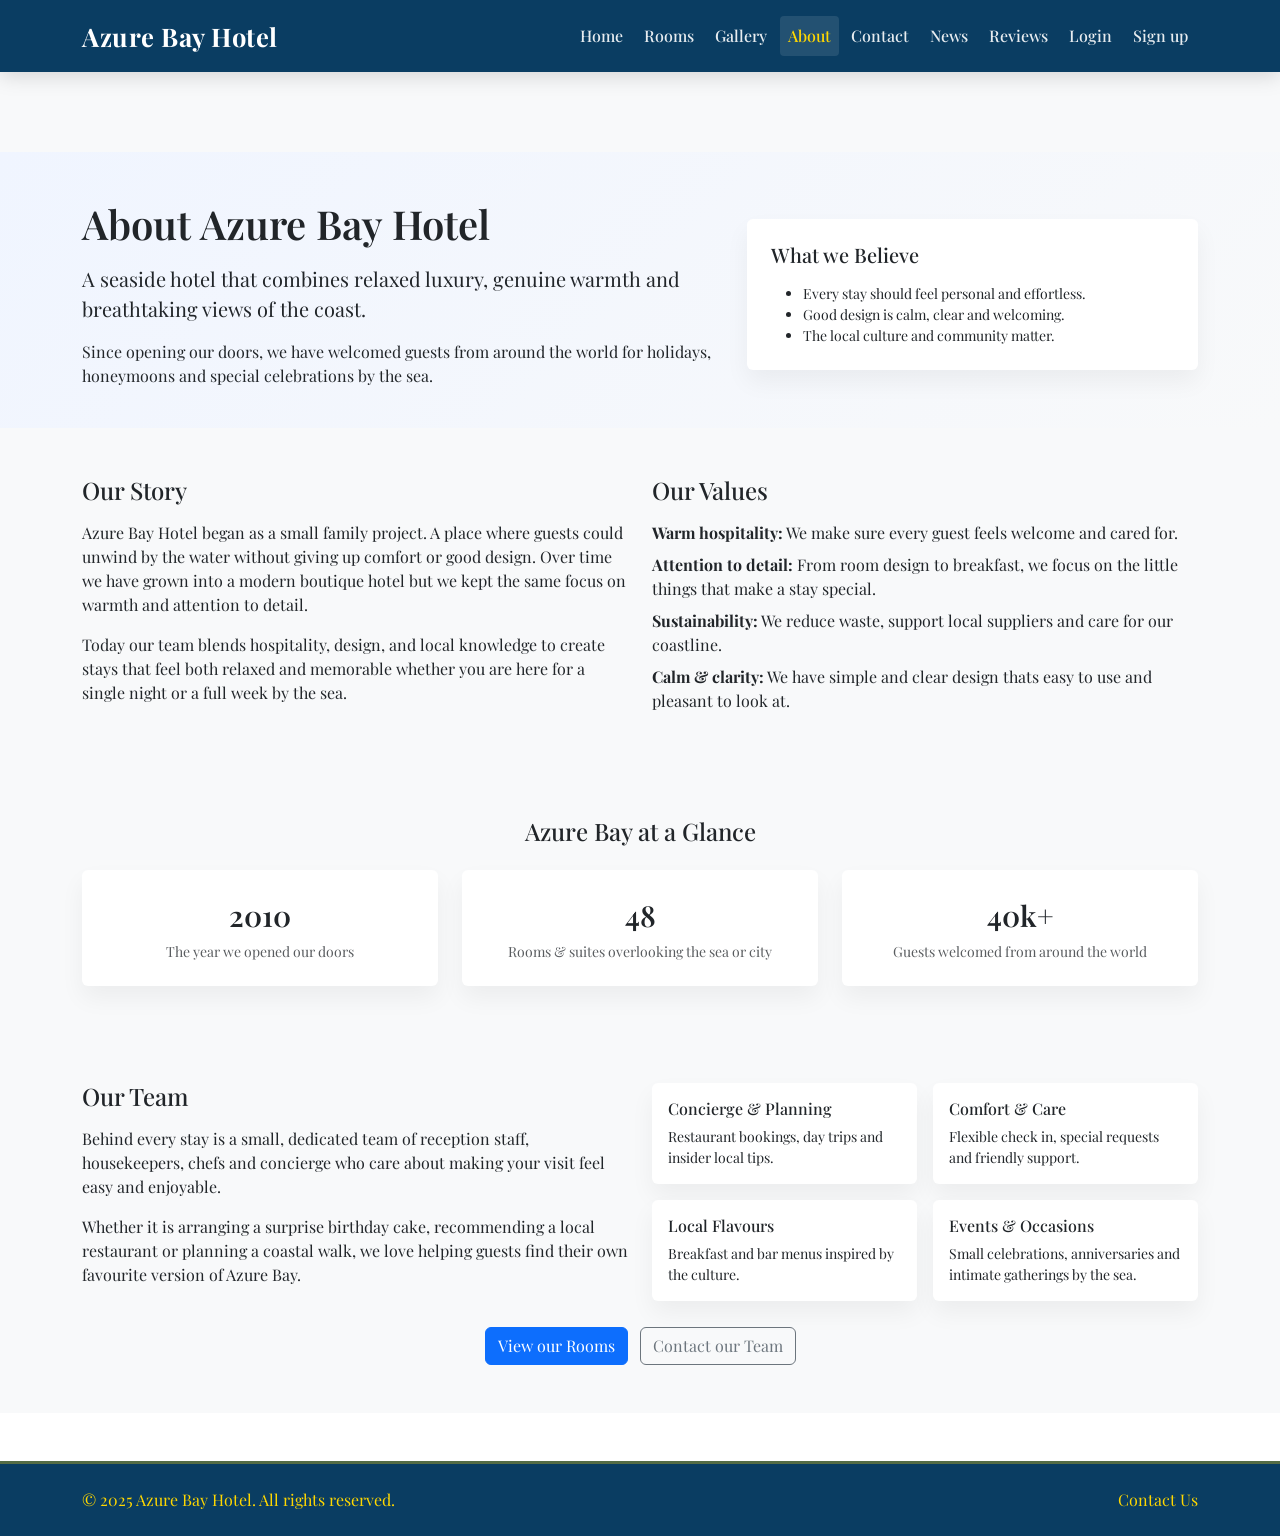
<file: Web Design Project (7)(1)/Web Design Project (4)/Web Design Project/about.html>
<!DOCTYPE html>
<html lang="en">

<head>
  <meta charset="UTF-8" />
  <meta name="viewport" content="width=device-width, initial-scale=1.0" />
  <title>Azure Bay Hotel – About Us</title>

  <!-- Bootstrap CSS -->
  <link href="https://cdn.jsdelivr.net/npm/bootstrap@5.3.2/dist/css/bootstrap.min.css" rel="stylesheet" />

  <!-- Google Fonts: Inter + Playfair Display -->
  <link rel="preconnect" href="https://fonts.googleapis.com">
  <link rel="preconnect" href="https://fonts.gstatic.com" crossorigin>
  <link
    href="https://fonts.googleapis.com/css2?family=Inter:wght@300;400;500;600;700&family=Playfair+Display:wght@400;500;600;700&display=swap"
    rel="stylesheet">

  <!-- Font Awesome Icons -->
  <link rel="stylesheet" href="https://cdnjs.cloudflare.com/ajax/libs/font-awesome/6.4.0/css/all.min.css">

  <!-- Custom CSS -->
  <link rel="stylesheet" href="css/styles.css" />
</head>

<body>
  <!-- Navbar -->
  <header class="navbar navbar-expand-lg navbar-dark bg-dark fixed-top">
    <div class="container">
      <a class="navbar-brand fw-bold" href="index.html">Azure Bay Hotel</a>

      <button class="navbar-toggler" type="button" data-bs-toggle="collapse" data-bs-target="#mainNavbar"
        aria-controls="mainNavbar" aria-expanded="false" aria-label="Toggle navigation">
        <span class="navbar-toggler-icon"></span>
      </button>

      <nav class="collapse navbar-collapse" id="mainNavbar">
        <ul class="navbar-nav ms-auto mb-2 mb-lg-0">
          <li class="nav-item">
            <a class="nav-link" href="index.html">Home</a>
          </li>
          <li class="nav-item">
            <a class="nav-link" href="rooms.html">Rooms</a>
          </li>
          <li class="nav-item">
            <a class="nav-link" href="gallery.html">Gallery</a>
          </li>
          <li class="nav-item">
            <a class="nav-link active" href="about.html">About</a>
          </li>
          <li class="nav-item">
            <a class="nav-link" href="contact.html">Contact</a>
          </li>
          <li class="nav-item">
            <a class="nav-link" href="news.html">News</a>
          </li>
          <li class="nav-item">
            <a class="nav-link" href="reviews.html">Reviews</a>
          </li>
          <li class="nav-item">
            <a class="nav-link" href="login.html">Login</a>
          </li>
          <li class="nav-item">
            <a class="nav-link" href="signup.html">Sign up</a>
          </li>
        </ul>
      </nav>

    </div>
  </header>

  <main class="about-page">
    <!-- Hero / intro -->
    <section class="about-hero">
      <div class="container">
        <div class="row align-items-center g-4">
          <div class="col-lg-7">
            <h1 class="mb-3">About Azure Bay Hotel</h1>
            <p class="lead mb-3">
              A seaside hotel that combines relaxed luxury, genuine warmth
              and breathtaking views of the coast.
            </p>
            <p class="mb-0">
              Since opening our doors, we have welcomed guests from around the
              world for holidays, honeymoons and special celebrations by the sea.
            </p>
          </div>
          <div class="col-lg-5">
            <div class="about-highlight p-4 rounded">
              <h2 class="h5 mb-3">What we Believe</h2>
              <ul class="mb-0 small">
                <li>Every stay should feel personal and effortless.</li>
                <li>Good design is calm, clear and welcoming.</li>
                <li>The local culture and community matter.</li>
              </ul>
            </div>
          </div>
        </div>
      </div>
    </section>

    <!-- Story + values -->
    <section class="about-section">
      <div class="container">
        <div class="row g-4 align-items-start">
          <div class="col-md-6">
            <h2 class="h4 mb-3">Our Story</h2>
            <p>
              Azure Bay Hotel began as a small family project. A place where guests
              could unwind by the water without giving up comfort or good design.
              Over time we have grown into a modern boutique hotel but we kept
              the same focus on warmth and attention to detail.
            </p>
            <p>
              Today our team blends hospitality, design, and local knowledge to
              create stays that feel both relaxed and memorable whether you are
              here for a single night or a full week by the sea.
            </p>
          </div>
          <div class="col-md-6">
            <h2 class="h4 mb-3">Our Values</h2>
            <ul class="about-values list-unstyled mb-0">
              <li>
                <strong>Warm hospitality:</strong>
                We make sure every guest feels welcome and cared for.
              </li>
              <li>
                <strong>Attention to detail:</strong>
                From room design to breakfast, we focus on the little things that make a stay special.
              </li>
              <li>
                <strong>Sustainability:</strong>
                We reduce waste, support local suppliers and care for our coastline.
              </li>
              <li>
                <strong>Calm & clarity:</strong>
                We have simple and clear design thats easy to use and pleasant to look at.
              </li>
            </ul>
          </div>
        </div>
      </div>
    </section>

    <!-- Stats / facts -->
    <section class="about-section bg-light">
      <div class="container">
        <h2 class="h4 mb-4 text-center">Azure Bay at a Glance</h2>
        <div class="row g-4 text-center">
          <div class="col-md-4">
            <div class="about-stat p-4 rounded">
              <p class="about-stat-number mb-1">2010</p>
              <p class="mb-0 small text-muted">The year we opened our doors</p>
            </div>
          </div>
          <div class="col-md-4">
            <div class="about-stat p-4 rounded">
              <p class="about-stat-number mb-1">48</p>
              <p class="mb-0 small text-muted">Rooms & suites overlooking the sea or city</p>
            </div>
          </div>
          <div class="col-md-4">
            <div class="about-stat p-4 rounded">
              <p class="about-stat-number mb-1">40k+</p>
              <p class="mb-0 small text-muted">Guests welcomed from around the world</p>
            </div>
          </div>
        </div>
      </div>
    </section>

    <!-- Team / service section -->
    <section class="about-section">
      <div class="container">
        <div class="row g-4 align-items-center">
          <div class="col-lg-6">
            <h2 class="h4 mb-3">Our Team</h2>
            <p>
              Behind every stay is a small, dedicated team of reception staff,
              housekeepers, chefs and concierge who care about making your visit
              feel easy and enjoyable.
            </p>
            <p>
              Whether it is arranging a surprise birthday cake, recommending a local
              restaurant or planning a coastal walk, we love helping guests find
              their own favourite version of Azure Bay.
            </p>
          </div>
          <div class="col-lg-6">
            <div class="row g-3">
              <div class="col-sm-6">
                <div class="about-service-box p-3 rounded">
                  <h3 class="h6 mb-2">Concierge & Planning</h3>
                  <p class="small mb-0">
                    Restaurant bookings, day trips and insider local tips.
                  </p>
                </div>
              </div>
              <div class="col-sm-6">
                <div class="about-service-box p-3 rounded">
                  <h3 class="h6 mb-2">Comfort & Care</h3>
                  <p class="small mb-0">
                    Flexible check in, special requests and friendly support.
                  </p>
                </div>
              </div>
              <div class="col-sm-6">
                <div class="about-service-box p-3 rounded">
                  <h3 class="h6 mb-2">Local Flavours</h3>
                  <p class="small mb-0">
                    Breakfast and bar menus inspired by the culture.
                  </p>
                </div>
              </div>
              <div class="col-sm-6">
                <div class="about-service-box p-3 rounded">
                  <h3 class="h6 mb-2">Events & Occasions</h3>
                  <p class="small mb-0">
                    Small celebrations, anniversaries and intimate gatherings by the sea.
                  </p>
                </div>
              </div>
            </div>
          </div>
        </div>

        <div class="text-center mt-4">
          <a href="rooms.html" class="btn btn-primary me-2">View our Rooms</a>
          <a href="contact.html" class="btn btn-outline-secondary">
            Contact our Team
          </a>
        </div>
      </div>
    </section>
  </main>

  <!-- Footer -->
  <footer class="site-footer">
    <div class="container">
      <div class="row align-items-center">
        <div class="col-md-6 text-center text-md-start mb-3 mb-md-0">
          &copy; 2025 Azure Bay Hotel. All rights reserved.
        </div>
        <div class="col-md-6 text-center text-md-end">
          <div>
            <a href="contact.html">Contact Us</a>
          </div>
        </div>
      </div>
    </div>
  </footer>

  <!-- jQuery -->
  <script src="https://code.jquery.com/jquery-3.7.1.min.js"></script>
  <!-- Bootstrap JS -->
  <script src="https://cdn.jsdelivr.net/npm/bootstrap@5.3.2/dist/js/bootstrap.bundle.min.js"></script>
  <!-- Custom JS -->
  <script src="js/main.js"></script>
</body>

</html>
</file>
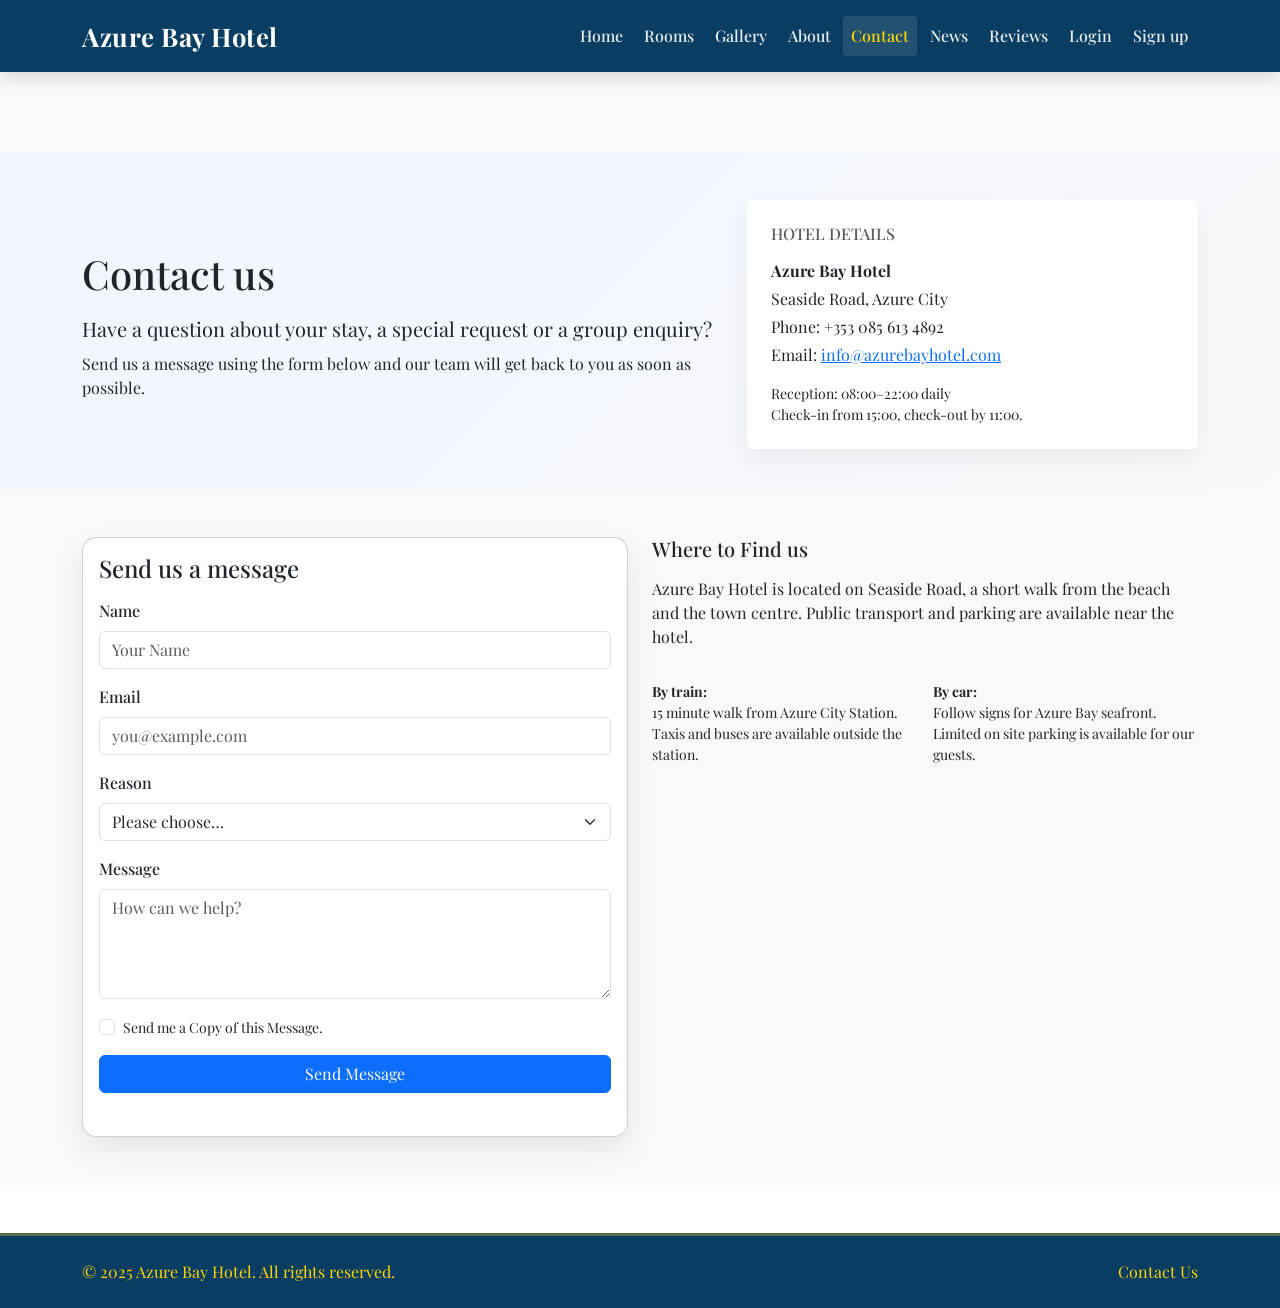
<file: Web Design Project (7)(1)/Web Design Project (4)/Web Design Project/contact.html>
<!DOCTYPE html>
<html lang="en">

<head>
    <meta charset="UTF-8" />
    <meta name="viewport" content="width=device-width, initial-scale=1.0" />
    <title>Azure Bay Hotel – Contact Us</title>

    <!-- Bootstrap CSS -->
    <link href="https://cdn.jsdelivr.net/npm/bootstrap@5.3.2/dist/css/bootstrap.min.css" rel="stylesheet" />

    <!-- Google Fonts: Inter + Playfair Display -->
    <link rel="preconnect" href="https://fonts.googleapis.com">
    <link rel="preconnect" href="https://fonts.gstatic.com" crossorigin>
    <link
        href="https://fonts.googleapis.com/css2?family=Inter:wght@300;400;500;600;700&family=Playfair+Display:wght@400;500;600;700&display=swap"
        rel="stylesheet">

    <!-- Font Awesome Icons -->
    <link rel="stylesheet" href="https://cdnjs.cloudflare.com/ajax/libs/font-awesome/6.4.0/css/all.min.css">

    <!-- Custom CSS -->
    <link rel="stylesheet" href="css/styles.css" />
</head>

<body>
    <!-- Navbar -->
    <header class="navbar navbar-expand-lg navbar-dark bg-dark fixed-top">
        <div class="container">
            <a class="navbar-brand fw-bold" href="index.html">Azure Bay Hotel</a>

            <button class="navbar-toggler" type="button" data-bs-toggle="collapse" data-bs-target="#mainNavbar"
                aria-controls="mainNavbar" aria-expanded="false" aria-label="Toggle navigation">
                <span class="navbar-toggler-icon"></span>
            </button>

            <nav class="collapse navbar-collapse" id="mainNavbar">
                <ul class="navbar-nav ms-auto mb-2 mb-lg-0">
                    <li class="nav-item">
                        <a class="nav-link" href="index.html">Home</a>
                    </li>
                    <li class="nav-item">
                        <a class="nav-link" href="rooms.html">Rooms</a>
                    </li>
                    <li class="nav-item">
                        <a class="nav-link" href="gallery.html">Gallery</a>
                    </li>
                    <li class="nav-item">
                        <a class="nav-link" href="about.html">About</a>
                    </li>
                    <li class="nav-item">
                        <a class="nav-link active" href="contact.html">Contact</a>
                    </li>
                    <li class="nav-item">
                        <a class="nav-link" href="news.html">News</a>
                    </li>
                    <li class="nav-item">
                        <a class="nav-link" href="reviews.html">Reviews</a>
                    </li>
                    <li class="nav-item">
                        <a class="nav-link" href="login.html">Login</a>
                    </li>
                    <li class="nav-item">
                        <a class="nav-link" href="signup.html">Sign up</a>
                    </li>
                </ul>
            </nav>

        </div>
    </header>

    <main class="contact-page">
        <!-- Hero / heading -->
        <section class="contact-hero">
            <div class="container">
                <div class="row align-items-center g-4">
                    <div class="col-lg-7">
                        <h1 class="mb-3">Contact us</h1>
                        <p class="lead mb-2">
                            Have a question about your stay, a special request or a group enquiry?
                        </p>
                        <p class="mb-0">
                            Send us a message using the form below and our team will get back to you as
                            soon as possible.
                        </p>
                    </div>
                    <div class="col-lg-5">
                        <div class="contact-summary p-4 rounded">
                            <h2 class="h6 text-uppercase text-muted mb-3">Hotel details</h2>
                            <p class="mb-1"><strong>Azure Bay Hotel</strong></p>
                            <p class="mb-1">Seaside Road, Azure City</p>
                            <p class="mb-1">Phone: +353 085 613 4892</p>
                            <p class="mb-3">
                                Email:
                                <a href="mailto:info@azurebayhotel.com">info@azurebayhotel.com</a>
                            </p>
                            <p class="small mb-0">
                                Reception: 08:00–22:00 daily<br />
                                Check-in from 15:00, check-out by 11:00.
                            </p>
                        </div>
                    </div>
                </div>
            </div>
        </section>

        <!-- Form + map -->
        <section class="contact-section">
            <div class="container">
                <div class="row g-4">
                    <!-- Form -->
                    <div class="col-lg-6">
                        <div class="card contact-card">
                            <div class="card-body">
                                <h2 class="h4 mb-3">Send us a message</h2>
                                <form id="contactForm">
                                    <div class="mb-3">
                                        <label for="contactName" class="form-label">Name</label>
                                        <input type="text" id="contactName" class="form-control" placeholder="Your Name"
                                            required />
                                    </div>

                                    <div class="mb-3">
                                        <label for="contactEmail" class="form-label">Email</label>
                                        <input type="email" id="contactEmail" class="form-control"
                                            placeholder="you@example.com" required />
                                    </div>

                                    <div class="mb-3">
                                        <label for="contactReason" class="form-label">Reason</label>
                                        <select id="contactReason" class="form-select" required>
                                            <option value="">Please choose…</option>
                                            <option value="booking">Question about a booking</option>
                                            <option value="group">Group / event enquiry</option>
                                            <option value="feedback">Feedback from a recent stay</option>
                                            <option value="other">Other</option>
                                        </select>
                                    </div>

                                    <div class="mb-3">
                                        <label for="contactMessage" class="form-label">Message</label>
                                        <textarea id="contactMessage" class="form-control" rows="4"
                                            placeholder="How can we help?" required></textarea>
                                    </div>

                                    <div class="mb-3 form-check">
                                        <input class="form-check-input" type="checkbox" id="contactCopy" />
                                        <label class="form-check-label small" for="contactCopy">
                                            Send me a Copy of this Message.
                                        </label>
                                    </div>

                                    <button type="submit" class="btn btn-primary w-100 mb-2">
                                        Send Message
                                    </button>

                                    <p id="contactFeedback" class="small mb-0"></p>
                                </form>
                            </div>
                        </div>
                    </div>

                    <!-- Map / location -->
                    <div class="col-lg-6">
                        <h2 class="h5 mb-3">Where to Find us</h2>
                        <p class="mb-3">
                            Azure Bay Hotel is located on Seaside Road, a short walk from the
                            beach and the town centre. Public transport and parking are available
                            near the hotel.
                        </p>

                        <div class="row g-3 mt-3 small">
                            <div class="col-sm-6">
                                <strong>By train:</strong>
                                <p class="mb-0">
                                    15 minute walk from Azure City Station. Taxis and buses are
                                    available outside the station.
                                </p>
                            </div>
                            <div class="col-sm-6">
                                <strong>By car:</strong>
                                <p class="mb-0">
                                    Follow signs for Azure Bay seafront. Limited on site parking is
                                    available for our guests.
                                </p>
                            </div>
                        </div>
                    </div>
                </div>
            </div>
        </section>
    </main>

    <!-- Footer -->
    <footer class="site-footer">
        <div class="container">
            <div class="row align-items-center">
                <div class="col-md-6 text-center text-md-start mb-3 mb-md-0">
                    &copy; 2025 Azure Bay Hotel. All rights reserved.
                </div>
                <div class="col-md-6 text-center text-md-end">
                    <div>
                        <a href="contact.html">Contact Us</a>
                    </div>
                </div>
            </div>
        </div>
    </footer>

    <!-- jQuery -->
    <script src="https://code.jquery.com/jquery-3.7.1.min.js"></script>
    <!-- Bootstrap JS -->
    <script src="https://cdn.jsdelivr.net/npm/bootstrap@5.3.2/dist/js/bootstrap.bundle.min.js"></script>
    <!-- Custom JS -->
    <script src="js/main.js"></script>
</body>

</html>
</file>
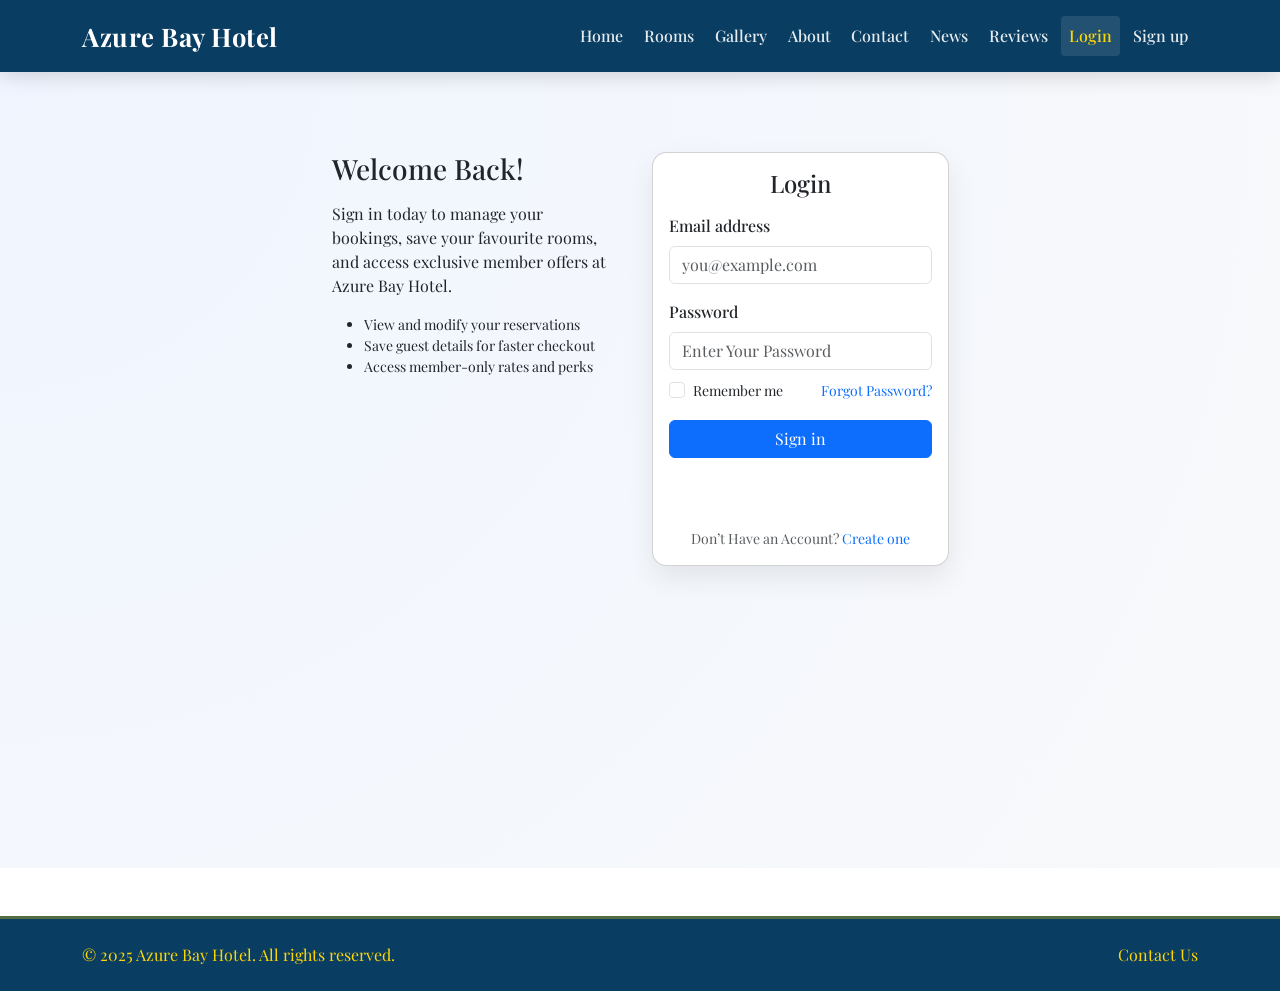
<file: Web Design Project (7)(1)/Web Design Project (4)/Web Design Project/login.html>
<!DOCTYPE html>
<html lang="en">

<head>
    <meta charset="UTF-8" />
    <meta name="viewport" content="width=device-width, initial-scale=1.0" />
    <title>Azure Bay Hotel – Login</title>

    <!-- Bootstrap CSS -->
    <link href="https://cdn.jsdelivr.net/npm/bootstrap@5.3.2/dist/css/bootstrap.min.css" rel="stylesheet" />

    <!-- Google Fonts: Inter + Playfair Display -->
    <link rel="preconnect" href="https://fonts.googleapis.com">
    <link rel="preconnect" href="https://fonts.gstatic.com" crossorigin>
    <link
        href="https://fonts.googleapis.com/css2?family=Inter:wght@300;400;500;600;700&family=Playfair+Display:wght@400;500;600;700&display=swap"
        rel="stylesheet">

    <!-- Font Awesome Icons -->
    <link rel="stylesheet" href="https://cdnjs.cloudflare.com/ajax/libs/font-awesome/6.4.0/css/all.min.css">

    <!-- Custom CSS -->
    <link rel="stylesheet" href="css/styles.css" />
</head>

<body>
    <!-- Navbar -->
    <header class="navbar navbar-expand-lg navbar-dark bg-dark fixed-top">
        <div class="container">
            <a class="navbar-brand fw-bold" href="index.html">Azure Bay Hotel</a>

            <button class="navbar-toggler" type="button" data-bs-toggle="collapse" data-bs-target="#mainNavbar"
                aria-controls="mainNavbar" aria-expanded="false" aria-label="Toggle navigation">
                <span class="navbar-toggler-icon"></span>
            </button>

            <nav class="collapse navbar-collapse" id="mainNavbar">
                <ul class="navbar-nav ms-auto mb-2 mb-lg-0">
                    <li class="nav-item">
                        <a class="nav-link" href="index.html">Home</a>
                    </li>
                    <li class="nav-item">
                        <a class="nav-link" href="rooms.html">Rooms</a>
                    </li>
                    <li class="nav-item">
                        <a class="nav-link" href="gallery.html">Gallery</a>
                    </li>
                    <li class="nav-item">
                        <a class="nav-link" href="about.html">About</a>
                    </li>
                    <li class="nav-item">
                        <a class="nav-link" href="contact.html">Contact</a>
                    </li>
                    <li class="nav-item">
                        <a class="nav-link" href="news.html">News</a>
                    </li>
                    <li class="nav-item">
                        <a class="nav-link" href="reviews.html">Reviews</a>
                    </li>
                    <li class="nav-item">
                        <a class="nav-link active" href="login.html">Login</a>
                    </li>
                    <li class="nav-item">
                        <a class="nav-link" href="signup.html">Sign up</a>
                    </li>
                </ul>
            </nav>

        </div>
    </header>

    <main class="auth-page">
        <div class="container h-100">
            <div class="row h-100 align-items-center justify-content-center">
                <div class="col-lg-8 col-xl-7">
                    <div class="row g-4 auth-wrapper">
                        <!-- Intro text -->
                        <div class="col-md-6 d-none d-md-block">
                            <div class="auth-intro">
                                <h1 class="h3 mb-3">Welcome Back!</h1>
                                <p class="mb-3">
                                    Sign in today to manage your bookings, save your favourite rooms, and
                                    access exclusive member offers at Azure Bay Hotel.
                                </p>
                                <ul class="small mb-0">
                                    <li>View and modify your reservations</li>
                                    <li>Save guest details for faster checkout</li>
                                    <li>Access member-only rates and perks</li>
                                </ul>
                            </div>
                        </div>

                        <!-- Login card -->
                        <div class="col-md-6">
                            <div class="card auth-card">
                                <div class="card-body">
                                    <h2 class="h4 mb-3 text-center">Login</h2>

                                    <form id="loginForm" novalidate>
                                        <div class="mb-3">
                                            <label for="loginEmail" class="form-label">Email address</label>
                                            <input type="email" id="loginEmail" class="form-control"
                                                placeholder="you@example.com" required />
                                        </div>

                                        <div class="mb-2">
                                            <label for="loginPassword" class="form-label">Password</label>
                                            <input type="password" id="loginPassword" class="form-control"
                                                placeholder="Enter Your Password" minlength="6" required />
                                        </div>

                                        <div class="mb-3 d-flex justify-content-between align-items-center">
                                            <div class="form-check">
                                                <input class="form-check-input" type="checkbox" id="rememberMe" />
                                                <label class="form-check-label small" for="rememberMe">
                                                    Remember me
                                                </label>
                                            </div>
                                            <a href="#" class="small text-decoration-none"
                                                id="forgotPasswordLink">Forgot Password?</a>
                                        </div>

                                        <button type="submit" class="btn btn-primary w-100 mb-2">
                                            Sign in
                                        </button>

                                        <p id="loginFeedback" class="small mt-1 mb-0"></p>

                                        <p id="resetFeedback" class="small mt-1 mb-0" style="min-height: 1.2rem;"></p>

                                        <p class="small text-muted mt-3 mb-0 text-center">
                                            Don’t Have an Account?
                                            <a href="signup.html" class="text-decoration-none">Create one</a>
                                        </p>
                                    </form>
                                </div>
                            </div>
                        </div> <!-- /col -->
                    </div> <!-- /row -->
                </div>
            </div>
        </div>
    </main>

    <!-- Footer -->
    <footer class="site-footer">
        <div class="container">
            <div class="row align-items-center">
                <div class="col-md-6 text-center text-md-start mb-3 mb-md-0">
                    &copy; 2025 Azure Bay Hotel. All rights reserved.
                </div>
                <div class="col-md-6 text-center text-md-end">
                    <div>
                        <a href="contact.html">Contact Us</a>
                    </div>
                </div>
            </div>
        </div>
    </footer>

    <!-- jQuery -->
    <script src="https://code.jquery.com/jquery-3.7.1.min.js"></script>
    <!-- Bootstrap JS -->
    <script src="https://cdn.jsdelivr.net/npm/bootstrap@5.3.2/dist/js/bootstrap.bundle.min.js"></script>
    <!-- Custom JS -->
    <script src="js/main.js"></script>
</body>

</html>
</file>
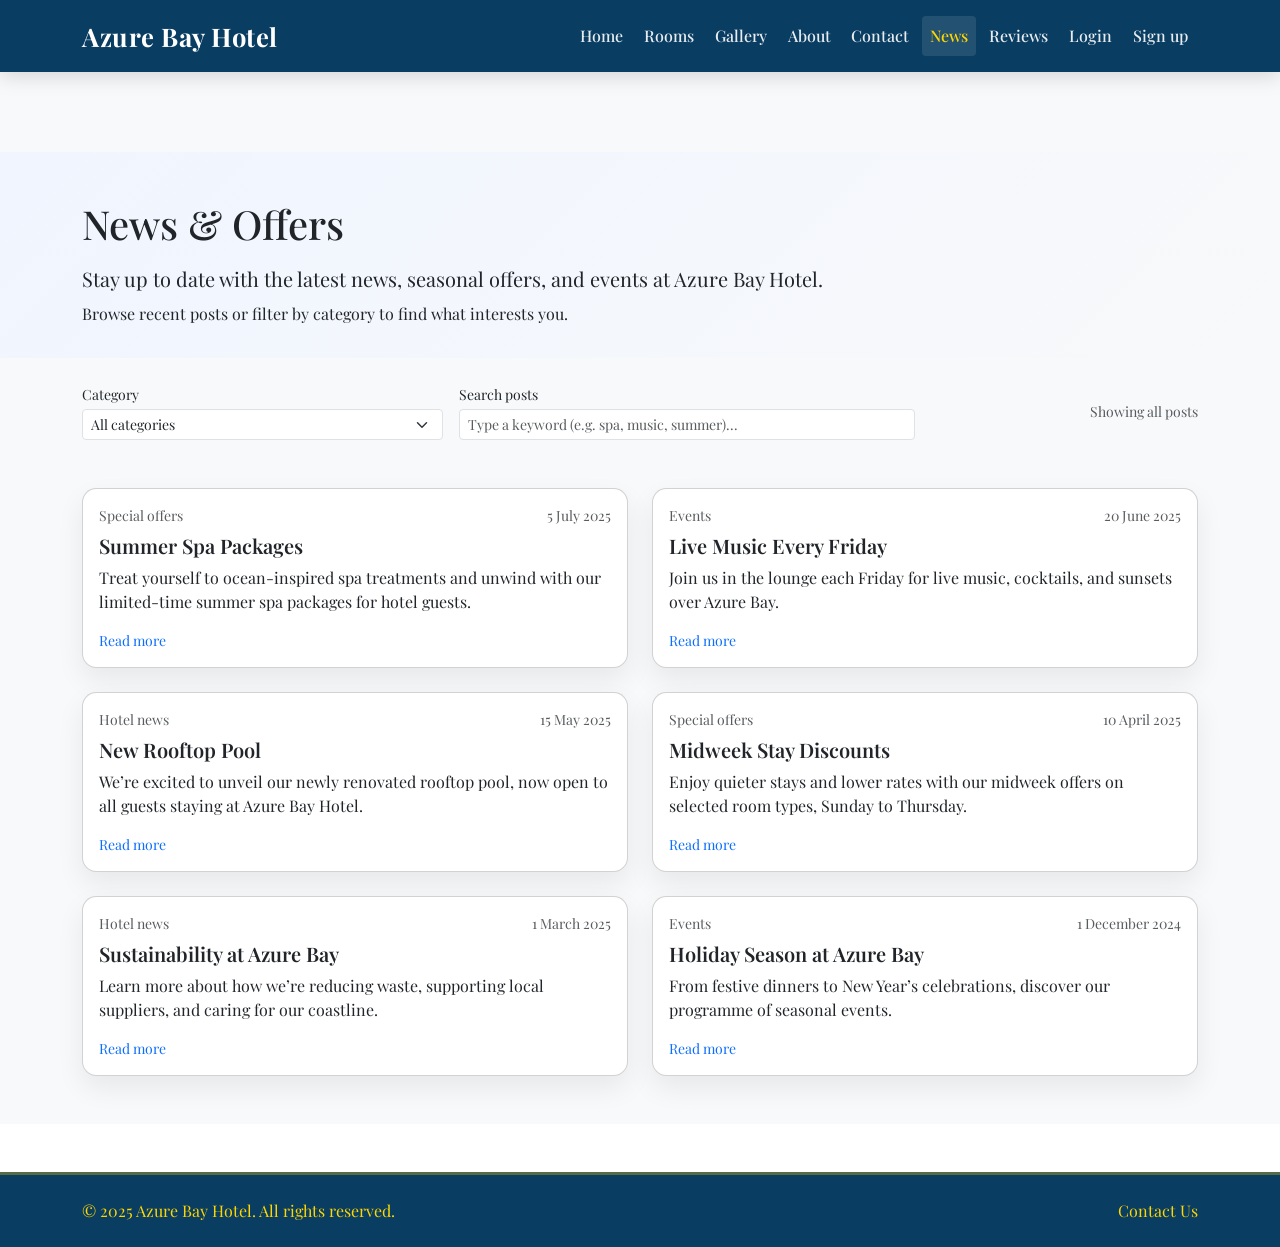
<file: Web Design Project (7)(1)/Web Design Project (4)/Web Design Project/news.html>
<!DOCTYPE html>
<html lang="en">

<head>
    <meta charset="UTF-8" />
    <meta name="viewport" content="width=device-width, initial-scale=1.0" />
    <title>Azure Bay Hotel – News & Offers</title>

    <!-- Bootstrap CSS -->
    <link href="https://cdn.jsdelivr.net/npm/bootstrap@5.3.2/dist/css/bootstrap.min.css" rel="stylesheet" />

    <!-- Google Fonts: Inter + Playfair Display -->
    <link rel="preconnect" href="https://fonts.googleapis.com">
    <link rel="preconnect" href="https://fonts.gstatic.com" crossorigin>
    <link
        href="https://fonts.googleapis.com/css2?family=Inter:wght@300;400;500;600;700&family=Playfair+Display:wght@400;500;600;700&display=swap"
        rel="stylesheet">

    <!-- Font Awesome Icons -->
    <link rel="stylesheet" href="https://cdnjs.cloudflare.com/ajax/libs/font-awesome/6.4.0/css/all.min.css">

    <!-- Custom CSS -->
    <link rel="stylesheet" href="css/styles.css" />
</head>

<body>
    <!-- Navbar -->
    <header class="navbar navbar-expand-lg navbar-dark bg-dark fixed-top">
        <div class="container">
            <a class="navbar-brand fw-bold" href="index.html">Azure Bay Hotel</a>

            <button class="navbar-toggler" type="button" data-bs-toggle="collapse" data-bs-target="#mainNavbar"
                aria-controls="mainNavbar" aria-expanded="false" aria-label="Toggle navigation">
                <span class="navbar-toggler-icon"></span>
            </button>

            <nav class="collapse navbar-collapse" id="mainNavbar">
                <ul class="navbar-nav ms-auto mb-2 mb-lg-0">
                    <li class="nav-item">
                        <a class="nav-link" href="index.html">Home</a>
                    </li>
                    <li class="nav-item">
                        <a class="nav-link" href="rooms.html">Rooms</a>
                    </li>
                    <li class="nav-item">
                        <a class="nav-link" href="gallery.html">Gallery</a>
                    </li>
                    <li class="nav-item">
                        <a class="nav-link" href="about.html">About</a>
                    </li>
                    <li class="nav-item">
                        <a class="nav-link" href="contact.html">Contact</a>
                    </li>
                    <li class="nav-item">
                        <a class="nav-link active" href="news.html">News</a>
                    </li>
                    <li class="nav-item">
                        <a class="nav-link" href="reviews.html">Reviews</a>
                    </li>
                    <li class="nav-item">
                        <a class="nav-link" href="login.html">Login</a>
                    </li>
                    <li class="nav-item">
                        <a class="nav-link" href="signup.html">Sign up</a>
                    </li>
                </ul>
            </nav>
        </div>
    </header>

    <main class="blog-page">
        <!-- Hero / intro -->
        <section class="blog-hero">
            <div class="container">
                <h1 class="mb-3">News & Offers</h1>
                <p class="lead mb-2">
                    Stay up to date with the latest news, seasonal offers, and events at Azure Bay Hotel.
                </p>
                <p class="mb-0">
                    Browse recent posts or filter by category to find what interests you.
                </p>
            </div>
        </section>

        <!-- Controls -->
        <section class="blog-controls">
            <div class="container">
                <div class="row g-3 align-items-center">
                    <div class="col-md-4">
                        <label for="blogCategory" class="form-label small mb-1">Category</label>
                        <select id="blogCategory" class="form-select form-select-sm">
                            <option value="all">All categories</option>
                            <option value="offers">Special offers</option>
                            <option value="events">Events</option>
                            <option value="news">Hotel news</option>
                        </select>
                    </div>
                    <div class="col-md-5">
                        <label for="blogSearch" class="form-label small mb-1">Search posts</label>
                        <input type="text" id="blogSearch" class="form-control form-control-sm"
                            placeholder="Type a keyword (e.g. spa, music, summer)..." />
                    </div>
                    <div class="col-md-3 text-md-end">
                        <p id="blogCount" class="small mb-0 text-muted">
                            Showing all posts
                        </p>
                    </div>
                </div>
            </div>
        </section>

        <!-- Posts list -->
        <section class="blog-section">
            <div class="container">
                <div class="row g-4" id="blogList">
                    <!-- Post 1 -->
                    <div class="col-md-6 blog-item" data-category="offers" data-title="Summer spa packages">
                        <article class="card blog-card h-100">
                            <div class="card-body d-flex flex-column">
                                <div class="d-flex justify-content-between align-items-center mb-2 small text-muted">
                                    <span>Special offers</span>
                                    <time datetime="2025-07-05">5 July 2025</time>
                                </div>
                                <h2 class="h5 card-title">Summer Spa Packages</h2>
                                <p class="card-text flex-grow-1">
                                    Treat yourself to ocean-inspired spa treatments and unwind with our limited-time
                                    summer spa packages for hotel guests.
                                </p>
                                <a href="#" class="stretched-link text-decoration-none small" data-bs-toggle="modal"
                                    data-bs-target="#post1Modal">
                                    Read more
                                </a>

                            </div>
                        </article>
                    </div>

                    <!-- Post 2 -->
                    <div class="col-md-6 blog-item" data-category="events" data-title="Live music every Friday">
                        <article class="card blog-card h-100">
                            <div class="card-body d-flex flex-column">
                                <div class="d-flex justify-content-between align-items-center mb-2 small text-muted">
                                    <span>Events</span>
                                    <time datetime="2025-06-20">20 June 2025</time>
                                </div>
                                <h2 class="h5 card-title">Live Music Every Friday</h2>
                                <p class="card-text flex-grow-1">
                                    Join us in the lounge each Friday for live music, cocktails, and sunsets over Azure
                                    Bay.
                                </p>
                                <a href="#" class="stretched-link text-decoration-none small" data-bs-toggle="modal"
                                    data-bs-target="#post2Modal">
                                    Read more
                                </a>

                            </div>
                        </article>
                    </div>

                    <!-- Post 3 -->
                    <div class="col-md-6 blog-item" data-category="news" data-title="New rooftop pool opening">
                        <article class="card blog-card h-100">
                            <div class="card-body d-flex flex-column">
                                <div class="d-flex justify-content-between align-items-center mb-2 small text-muted">
                                    <span>Hotel news</span>
                                    <time datetime="2025-05-15">15 May 2025</time>
                                </div>
                                <h2 class="h5 card-title">New Rooftop Pool</h2>
                                <p class="card-text flex-grow-1">
                                    We’re excited to unveil our newly renovated rooftop pool, now open to all guests
                                    staying at Azure Bay Hotel.
                                </p>
                                <a href="#" class="stretched-link text-decoration-none small" data-bs-toggle="modal"
                                    data-bs-target="#post3Modal">
                                    Read more
                                </a>

                            </div>
                        </article>
                    </div>

                    <!-- Post 4 -->
                    <div class="col-md-6 blog-item" data-category="offers" data-title="Midweek stay discounts">
                        <article class="card blog-card h-100">
                            <div class="card-body d-flex flex-column">
                                <div class="d-flex justify-content-between align-items-center mb-2 small text-muted">
                                    <span>Special offers</span>
                                    <time datetime="2025-04-10">10 April 2025</time>
                                </div>
                                <h2 class="h5 card-title">Midweek Stay Discounts</h2>
                                <p class="card-text flex-grow-1">
                                    Enjoy quieter stays and lower rates with our midweek offers on selected room types,
                                    Sunday to Thursday.
                                </p>
                                <a href="#" class="stretched-link text-decoration-none small" data-bs-toggle="modal"
                                    data-bs-target="#post4Modal">
                                    Read more
                                </a>

                            </div>
                        </article>
                    </div>

                    <!-- Post 5 -->
                    <div class="col-md-6 blog-item" data-category="news" data-title="Sustainability initiatives">
                        <article class="card blog-card h-100">
                            <div class="card-body d-flex flex-column">
                                <div class="d-flex justify-content-between align-items-center mb-2 small text-muted">
                                    <span>Hotel news</span>
                                    <time datetime="2025-03-01">1 March 2025</time>
                                </div>
                                <h2 class="h5 card-title">Sustainability at Azure Bay</h2>
                                <p class="card-text flex-grow-1">
                                    Learn more about how we’re reducing waste, supporting local suppliers, and caring
                                    for our coastline.
                                </p>
                                <a href="#" class="stretched-link text-decoration-none small" data-bs-toggle="modal"
                                    data-bs-target="#post5Modal">
                                    Read more
                                </a>

                            </div>
                        </article>
                    </div>

                    <!-- Post 6 -->
                    <div class="col-md-6 blog-item" data-category="events" data-title="Holiday season events">
                        <article class="card blog-card h-100">
                            <div class="card-body d-flex flex-column">
                                <div class="d-flex justify-content-between align-items-center mb-2 small text-muted">
                                    <span>Events</span>
                                    <time datetime="2024-12-01">1 December 2024</time>
                                </div>
                                <h2 class="h5 card-title">Holiday Season at Azure Bay</h2>
                                <p class="card-text flex-grow-1">
                                    From festive dinners to New Year’s celebrations, discover our programme of seasonal
                                    events.
                                </p>
                                <a href="#" class="stretched-link text-decoration-none small" data-bs-toggle="modal"
                                    data-bs-target="#post6Modal">
                                    Read more
                                </a>

                            </div>
                        </article>
                    </div>
                </div>
            </div>
        </section>
    </main>

    <!-- Footer -->
    <footer class="site-footer">
        <div class="container">
            <div class="row align-items-center">
                <div class="col-md-6 text-center text-md-start mb-3 mb-md-0">
                    &copy; 2025 Azure Bay Hotel. All rights reserved.
                </div>
                <div class="col-md-6 text-center text-md-end">
                    <div>
                        <a href="contact.html">Contact Us</a>
                    </div>
                </div>
            </div>
        </div>
    </footer>

    <!-- jQuery -->
    <script src="https://code.jquery.com/jquery-3.7.1.min.js"></script>
    <!-- Bootstrap JS -->
    <script src="https://cdn.jsdelivr.net/npm/bootstrap@5.3.2/dist/js/bootstrap.bundle.min.js"></script>
    <!-- Custom JS -->
    <script src="js/main.js"></script>
    <!-- Blog Post Modals -->

    <div class="modal fade" id="post1Modal" tabindex="-1">
        <div class="modal-dialog modal-lg modal-dialog-centered">
            <div class="modal-content">
                <div class="modal-header">
                    <h5 class="modal-title">Summer Spa Packages</h5>
                    <button type="button" class="btn-close" data-bs-dismiss="modal"></button>
                </div>
                <div class="modal-body">

                    <!-- Hero image -->
                    <img src="images/spa-hero.jpg" alt="Ocean-inspired spa treatment" class="img-fluid rounded mb-4">

                    <article class="blog-article">

                        <h2 class="mb-3">Summer Spa Packages at Azure Bay</h2>

                        <p class="lead">
                            This summer, escape the heat and slow everything down with our
                            ocean-inspired spa experiences, created exclusively for guests of
                            Azure Bay Hotel.
                        </p>

                        <p>
                            Designed to reflect the calm and rhythm of the coastline, our summer
                            spa packages combine restorative treatments, natural marine elements,
                            and private wellness facilities for a truly immersive retreat.
                        </p>

                        <hr class="my-4">

                        <h3 class="h5 mb-3">Signature Summer Treatments</h3>

                        <div class="row g-4 mb-4">
                            <div class="col-md-6">
                                <img src="images/massage.jpg" alt="Relaxing massage therapy"
                                    class="img-fluid rounded mb-2">
                                <h4 class="h6">Full-Body Massage Therapy</h4>
                                <p>
                                    Ease tension and restore balance with tailored massage treatments
                                    using aromatic oils inspired by the sea.
                                </p>
                            </div>

                            <div class="col-md-6">
                                <img src="images/sea-salt-scrub.jpg" alt="Sea salt body scrub"
                                    class="img-fluid rounded mb-2">
                                <h4 class="h6">Sea-Salt Body Scrubs</h4>
                                <p>
                                    Naturally exfoliating scrubs made with mineral-rich sea salts to
                                    refresh the skin and stimulate circulation.
                                </p>
                            </div>
                        </div>

                        <h3 class="h5 mb-3">Private Wellness Access</h3>

                        <p>
                            All summer spa packages include access to our private wellness facilities,
                            offering guests a quiet space to unwind before or after treatments.
                        </p>

                        <ul>
                            <li>Thermal relaxation rooms</li>
                            <li>Sauna and steam facilities</li>
                            <li>Ocean-view relaxation areas</li>
                        </ul>

                        <img src="images/wellness-area.jpg" alt="Private wellness facilities"
                            class="img-fluid rounded my-4">

                        <h3 class="h5 mb-3">Seasonal Offers</h3>

                        <p>
                            Our summer spa packages are available at special seasonal rates and can
                            be added to any stay. Whether you’re visiting for a weekend or an extended
                            escape, these treatments are designed to complement your time at Azure Bay.
                        </p>

                        <p>
                            Availability is limited during peak periods. We recommend booking spa
                            treatments in advance to secure your preferred time.
                        </p>

                    </article>
                </div>

            </div>
        </div>
    </div>

    <div class="modal fade" id="post2Modal" tabindex="-1">
        <div class="modal-dialog modal-lg modal-dialog-centered">
            <div class="modal-content">
                <div class="modal-header">
                    <h5 class="modal-title">Live Music Every Friday</h5>
                    <button type="button" class="btn-close" data-bs-dismiss="modal"></button>
                </div>
                <div class="modal-body">

                    <!-- Hero image -->
                    <img src="images/live-music-hero.jpg" alt="Live music in the hotel lounge"
                        class="img-fluid rounded mb-4">

                    <article class="blog-article">

                        <h2 class="mb-3">Live Music Every Friday at Azure Bay</h2>

                        <p class="lead">
                            As the sun sets over the bay, Azure Bay Hotel comes alive with live music,
                            handcrafted cocktails, and a relaxed coastal atmosphere every Friday evening.
                        </p>

                        <p>
                            Our weekly live music sessions are designed for guests who want to unwind,
                            socialise, and enjoy quality performances without leaving the comfort of
                            the hotel.
                        </p>

                        <hr class="my-4">

                        <h3 class="h5 mb-3">An Evening by the Bay</h3>

                        <p>
                            Performances take place in our lounge area, offering panoramic views of
                            Azure Bay and comfortable seating throughout the space. Music styles vary
                            from acoustic sets and jazz-inspired sessions to relaxed contemporary covers.
                        </p>

                        <img src="images/lounge-evening.jpg" alt="Evening lounge atmosphere"
                            class="img-fluid rounded my-4">

                        <h3 class="h5 mb-3">Local Artists & Signature Cocktails</h3>

                        <div class="row g-4 mb-4">
                            <div class="col-md-6">
                                <img src="images/local-musician.jpg" alt="Local musician performing live"
                                    class="img-fluid rounded mb-2">
                                <h4 class="h6">Live Performances</h4>
                                <p>
                                    We collaborate with talented local musicians to bring a fresh and
                                    authentic sound to each Friday night.
                                </p>
                            </div>

                            <div class="col-md-6">
                                <img src="images/cocktails.jpg" alt="Cocktails at the hotel bar"
                                    class="img-fluid rounded mb-2">
                                <h4 class="h6">Cocktails & Refreshments</h4>
                                <p>
                                    Enjoy a curated cocktail menu, premium wines, and light bites available
                                    throughout the evening.
                                </p>
                            </div>
                        </div>

                        <h3 class="h5 mb-3">Event Details</h3>

                        <ul>
                            <li>Every Friday evening</li>
                            <li>Live performances from early evening</li>
                            <li>Open to hotel guests</li>
                            <li>No reservation required</li>
                        </ul>

                        <p>
                            Seating is available on a first-come basis. Guests are encouraged to arrive
                            early to secure their preferred spot and enjoy the full experience.
                        </p>

                    </article>
                </div>
            </div>
        </div>
    </div>

    <div class="modal fade" id="post3Modal" tabindex="-1">
        <div class="modal-dialog modal-lg modal-dialog-centered">
            <div class="modal-content">
                <div class="modal-header">
                    <h5 class="modal-title">New Rooftop Pool</h5>
                    <button type="button" class="btn-close" data-bs-dismiss="modal"></button>
                </div>
                <div class="modal-body">

                    <!-- Hero image -->
                    <img src="images/rooftop-pool-hero.jpg" alt="Rooftop pool with ocean views"
                        class="img-fluid rounded mb-4">

                    <article class="blog-article">

                        <h2 class="mb-3">The New Rooftop Pool at Azure Bay</h2>

                        <p class="lead">
                            We are delighted to welcome guests to our newly renovated rooftop pool,
                            offering uninterrupted views across Azure Bay and a refined space designed
                            for relaxation.
                        </p>

                        <p>
                            Positioned above the coastline, the rooftop pool combines modern design,
                            comfortable lounging areas, and attentive service, creating an elevated
                            experience for guests staying at Azure Bay Hotel.
                        </p>

                        <hr class="my-4">

                        <h3 class="h5 mb-3">A Space Designed to Unwind</h3>

                        <p>
                            The redesigned rooftop area has been thoughtfully created to balance style
                            and comfort. Guests can enjoy spacious seating, shaded areas, and a calm
                            atmosphere throughout the day.
                        </p>

                        <img src="images/rooftop-loungers.jpg" alt="Sun loungers by the rooftop pool"
                            class="img-fluid rounded my-4">

                        <h3 class="h5 mb-3">Panoramic Views & Poolside Service</h3>

                        <div class="row g-4 mb-4">
                            <div class="col-md-6">
                                <img src="images/panoramic-view.jpg" alt="Panoramic ocean view from rooftop"
                                    class="img-fluid rounded mb-2">
                                <h4 class="h6">Uninterrupted Coastal Views</h4>
                                <p>
                                    Take in sweeping views of the bay while enjoying the serenity of the
                                    rooftop setting, from early morning through sunset.
                                </p>
                            </div>

                            <div class="col-md-6">
                                <img src="images/poolside-service.jpg" alt="Poolside drinks service"
                                    class="img-fluid rounded mb-2">
                                <h4 class="h6">Dedicated Poolside Service</h4>
                                <p>
                                    Guests can order refreshments and light bites directly to their loungers,
                                    allowing for a seamless and relaxed experience.
                                </p>
                            </div>
                        </div>

                        <h3 class="h5 mb-3">Guest Access & Information</h3>

                        <ul>
                            <li>Exclusively available to hotel guests</li>
                            <li>Open daily during the summer season</li>
                            <li>Loungers available on a first-come basis</li>
                            <li>Relaxed, adults-friendly atmosphere</li>
                        </ul>

                        <p>
                            We recommend visiting during quieter morning hours or early evening for the
                            most relaxed experience. Pool access is included with your stay at Azure Bay.
                        </p>

                    </article>
                </div>
            </div>
        </div>
    </div>

    <div class="modal fade" id="post4Modal" tabindex="-1">
        <div class="modal-dialog modal-lg modal-dialog-centered">
            <div class="modal-content">
                <div class="modal-header">
                    <h5 class="modal-title">Midweek Stay Discounts</h5>
                    <button type="button" class="btn-close" data-bs-dismiss="modal"></button>
                </div>
                <div class="modal-body">

                    <!-- Hero image -->
                    <img src="images/midweek-hero.jpg" alt="Quiet midweek hotel stay" class="img-fluid rounded mb-4">

                    <article class="blog-article">

                        <h2 class="mb-3">Midweek Stay Discounts at Azure Bay</h2>

                        <p class="lead">
                            Enjoy the calm side of Azure Bay with our exclusive midweek stay discounts,
                            available from Sunday through Thursday.
                        </p>

                        <p>
                            Designed for guests who prefer quieter surroundings and better value,
                            our midweek rates offer the same premium experience at a reduced seasonal
                            price.
                        </p>

                        <hr class="my-4">

                        <h3 class="h5 mb-3">Why Choose a Midweek Stay?</h3>

                        <p>
                            Midweek stays provide a more relaxed atmosphere throughout the hotel,
                            from dining areas to wellness facilities. It’s the perfect option for
                            remote workers, couples, or anyone seeking a peaceful escape.
                        </p>

                        <img src="images/quiet-lounge.jpg" alt="Peaceful hotel lounge" class="img-fluid rounded my-4">

                        <h3 class="h5 mb-3">Flexible Comfort & Added Value</h3>

                        <div class="row g-4 mb-4">
                            <div class="col-md-6">
                                <img src="images/comfortable-room.jpg" alt="Comfortable hotel room"
                                    class="img-fluid rounded mb-2">
                                <h4 class="h6">Comfortable Rooms</h4>
                                <p>
                                    Choose from a selection of room types, all offering the same amenities
                                    and service standards as weekend stays.
                                </p>
                            </div>

                            <div class="col-md-6">
                                <img src="images/late-checkout.jpg" alt="Relaxed morning hotel stay"
                                    class="img-fluid rounded mb-2">
                                <h4 class="h6">Flexible Check-In & Check-Out</h4>
                                <p>
                                    Subject to availability, midweek guests may enjoy added flexibility
                                    with check-in and check-out times.
                                </p>
                            </div>
                        </div>

                        <h3 class="h5 mb-3">Offer Details</h3>

                        <ul>
                            <li>Available Sunday to Thursday</li>
                            <li>Discounted midweek room rates</li>
                            <li>Subject to availability</li>
                            <li>Ideal for extended or quieter stays</li>
                        </ul>

                        <p>
                            Midweek stay discounts can be booked directly through our website or by
                            contacting the hotel. Availability may vary during peak travel periods.
                        </p>

                    </article>
                </div>

            </div>
        </div>
    </div>

    <div class="modal fade" id="post5Modal" tabindex="-1">
        <div class="modal-dialog modal-lg modal-dialog-centered">
            <div class="modal-content">
                <div class="modal-header">
                    <h5 class="modal-title">Sustainability at Azure Bay</h5>
                    <button type="button" class="btn-close" data-bs-dismiss="modal"></button>
                </div>
                <div class="modal-body">

                    <!-- Hero image -->
                    <img src="images/sustainability-hero.jpg" alt="Sustainable hotel practices"
                        class="img-fluid rounded mb-4">

                    <article class="blog-article">

                        <h2 class="mb-3">Sustainability at Azure Bay</h2>

                        <p class="lead">
                            At Azure Bay Hotel, we are dedicated to responsible hospitality that
                            protects our beautiful coastline and supports the local community.
                        </p>

                        <p>
                            Our sustainability initiatives focus on reducing environmental impact,
                            supporting regional suppliers, and creating a greener, cleaner experience
                            for our guests.
                        </p>

                        <hr class="my-4">

                        <h3 class="h5 mb-3">Eco-Friendly Practices</h3>

                        <p>
                            We implement energy-efficient lighting, water-saving technologies, and
                            waste reduction programs throughout the hotel. From housekeeping to
                            kitchen operations, sustainability is embedded in our daily routine.
                        </p>

                        <img src="images/eco-practices.jpg" alt="Eco-friendly hotel operations"
                            class="img-fluid rounded my-4">

                        <h3 class="h5 mb-3">Supporting Local Suppliers</h3>

                        <div class="row g-4 mb-4">
                            <div class="col-md-6">
                                <img src="images/local-produce.jpg" alt="Locally sourced produce"
                                    class="img-fluid rounded mb-2">
                                <h4 class="h6">Farm-to-Table Dining</h4>
                                <p>
                                    Our kitchens source fresh ingredients from local farms and suppliers,
                                    reducing carbon footprint and supporting regional businesses.
                                </p>
                            </div>

                            <div class="col-md-6">
                                <img src="images/local-crafts.jpg" alt="Local artisan crafts"
                                    class="img-fluid rounded mb-2">
                                <h4 class="h6">Community Engagement</h4>
                                <p>
                                    We partner with local artisans, craftspeople, and service providers to
                                    enhance guest experiences while fostering sustainable local economies.
                                </p>
                            </div>
                        </div>

                        <h3 class="h5 mb-3">Protecting Our Coastline</h3>

                        <p>
                            Azure Bay Hotel actively participates in beach cleanups, marine conservation
                            initiatives, and educational programs to protect the natural environment
                            that surrounds us.
                        </p>

                        <img src="images/coastline-cleanup.jpg" alt="Coastline cleanup initiative"
                            class="img-fluid rounded my-4">

                        <h3 class="h5 mb-3">Guest Involvement</h3>

                        <ul>
                            <li>Informational guides about sustainability efforts</li>
                            <li>Optional participation in eco-activities</li>
                            <li>Recycling and energy-saving amenities in rooms</li>
                        </ul>

                        <p>
                            Guests staying at Azure Bay are encouraged to support our sustainable
                            initiatives, helping to create a positive impact on the local environment
                            while enjoying their stay.
                        </p>

                    </article>
                </div>

            </div>
        </div>
    </div>

    <div class="modal fade" id="post6Modal" tabindex="-1">
        <div class="modal-dialog modal-lg modal-dialog-centered">
            <div class="modal-content">
                <div class="modal-header">
                    <h5 class="modal-title">Holiday Season at Azure Bay</h5>
                    <button type="button" class="btn-close" data-bs-dismiss="modal"></button>
                </div>
                <div class="modal-body">

                    <!-- Hero image -->
                    <img src="images/holiday-hero.jpg" alt="Festive holiday season at Azure Bay"
                        class="img-fluid rounded mb-4">

                    <article class="blog-article">

                        <h2 class="mb-3">Holiday Season at Azure Bay</h2>

                        <p class="lead">
                            Experience the magic of the festive season at Azure Bay Hotel, with
                            curated events, themed dining, and celebrations designed to create
                            unforgettable memories.
                        </p>

                        <p>
                            From cozy winter evenings to vibrant New Year festivities, our hotel
                            offers a blend of luxury, comfort, and holiday cheer for all guests.
                        </p>

                        <hr class="my-4">

                        <h3 class="h5 mb-3">Festive Dining Experiences</h3>

                        <p>
                            Enjoy special seasonal menus crafted by our chefs, featuring locally
                            sourced ingredients and traditional holiday favorites with a modern twist.
                        </p>

                        <img src="images/holiday-dining.jpg" alt="Festive dining at Azure Bay"
                            class="img-fluid rounded my-4">

                        <h3 class="h5 mb-3">Themed Events & Entertainment</h3>

                        <div class="row g-4 mb-4">
                            <div class="col-md-6">
                                <img src="images/christmas-lounge.jpg" alt="Christmas-themed lounge"
                                    class="img-fluid rounded mb-2">
                                <h4 class="h6">Christmas Events</h4>
                                <p>
                                    From festive decorations to live music and holiday workshops, immerse
                                    yourself in seasonal cheer with friends and family.
                                </p>
                            </div>

                            <div class="col-md-6">
                                <img src="images/newyear-celebration.jpg" alt="New Year's celebration at the hotel"
                                    class="img-fluid rounded mb-2">
                                <h4 class="h6">New Year’s Celebrations</h4>
                                <p>
                                    Ring in the new year with an elegant evening of entertainment, champagne
                                    toasts, and spectacular views of Azure Bay.
                                </p>
                            </div>
                        </div>

                        <h3 class="h5 mb-3">Guest Participation & Experience</h3>

                        <ul>
                            <li>Festive activities for all ages</li>
                            <li>Holiday-themed cocktails and menus</li>
                            <li>Exclusive packages for multi-night stays</li>
                        </ul>

                        <p>
                            Whether visiting for a single night or an extended holiday, Azure Bay Hotel
                            ensures that every guest enjoys the season in style, comfort, and festive
                            ambiance.
                        </p>

                    </article>
                </div>


            </div>
        </div>
    </div>

</body>

</html>
</file>
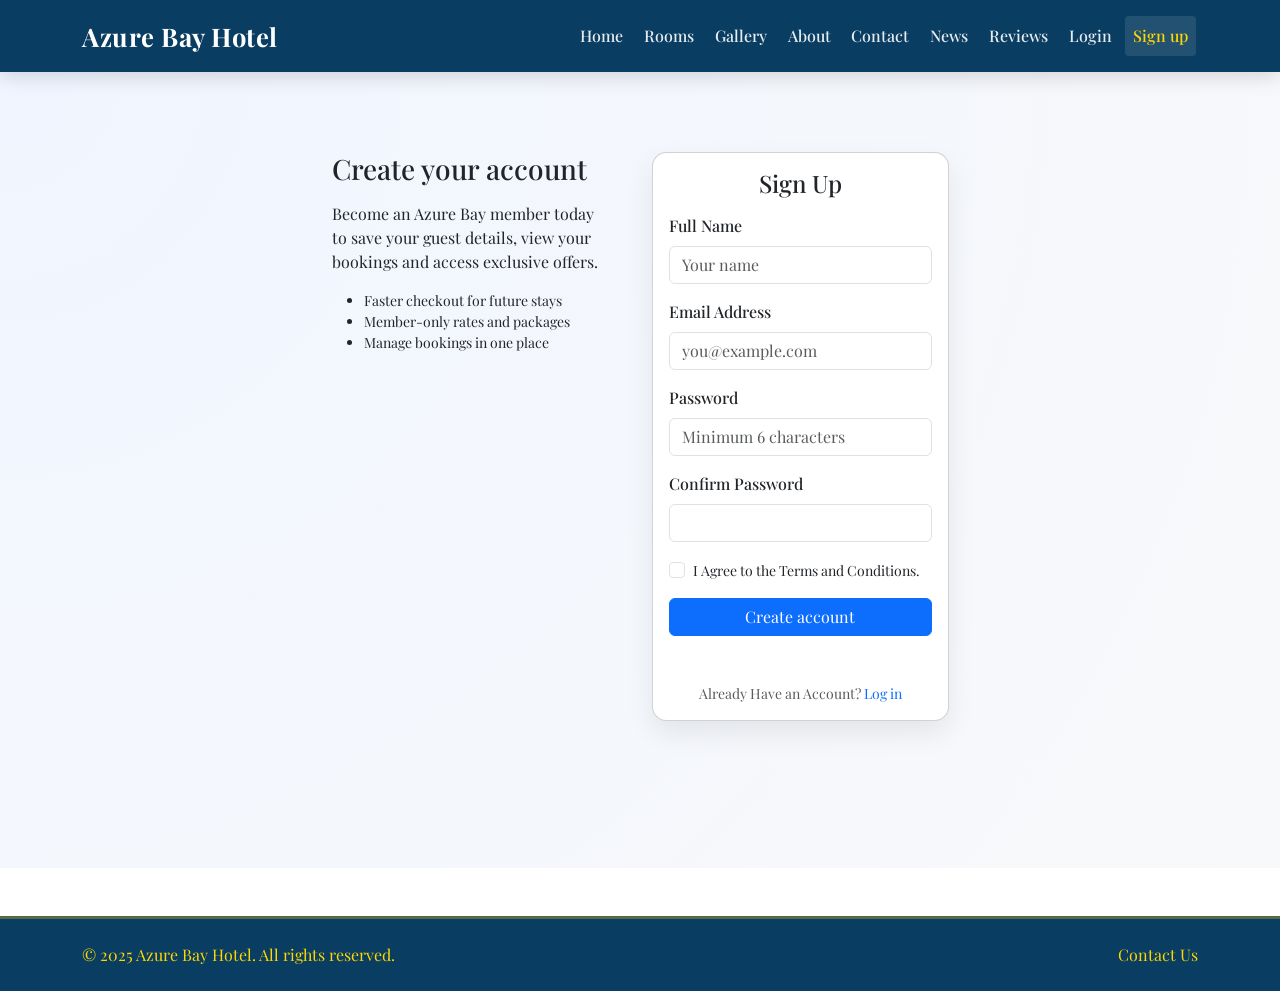
<file: Web Design Project (7)(1)/Web Design Project (4)/Web Design Project/signup.html>
<!DOCTYPE html>
<html lang="en">

<head>
    <meta charset="UTF-8" />
    <meta name="viewport" content="width=device-width, initial-scale=1.0" />
    <title>Azure Bay Hotel – Sign Up</title>

    <link href="https://cdn.jsdelivr.net/npm/bootstrap@5.3.2/dist/css/bootstrap.min.css" rel="stylesheet" />

    <link rel="preconnect" href="https://fonts.googleapis.com">
    <link rel="preconnect" href="https://fonts.gstatic.com" crossorigin>
    <link
        href="https://fonts.googleapis.com/css2?family=Inter:wght@300;400;500;600;700&family=Playfair+Display:wght@400;500;600;700&display=swap"
        rel="stylesheet">

    <link rel="stylesheet" href="https://cdnjs.cloudflare.com/ajax/libs/font-awesome/6.4.0/css/all.min.css">

    <link rel="stylesheet" href="css/styles.css" />
</head>

<body>
    <header class="navbar navbar-expand-lg navbar-dark bg-dark fixed-top">
        <div class="container">
            <a class="navbar-brand fw-bold" href="index.html">Azure Bay Hotel</a>

            <button class="navbar-toggler" type="button" data-bs-toggle="collapse" data-bs-target="#mainNavbar"
                aria-controls="mainNavbar" aria-expanded="false" aria-label="Toggle navigation">
                <span class="navbar-toggler-icon"></span>
            </button>

            <nav class="collapse navbar-collapse" id="mainNavbar">
                <ul class="navbar-nav ms-auto mb-2 mb-lg-0">
                    <li class="nav-item">
                        <a class="nav-link" href="index.html">Home</a>
                    </li>
                    <li class="nav-item">
                        <a class="nav-link" href="rooms.html">Rooms</a>
                    </li>
                    <li class="nav-item">
                        <a class="nav-link" href="gallery.html">Gallery</a>
                    </li>
                    <li class="nav-item">
                        <a class="nav-link" href="about.html">About</a>
                    </li>
                    <li class="nav-item">
                        <a class="nav-link" href="contact.html">Contact</a>
                    </li>
                    <li class="nav-item">
                        <a class="nav-link" href="news.html">News</a>
                    </li>
                    <li class="nav-item">
                        <a class="nav-link" href="reviews.html">Reviews</a>
                    </li>
                    <li class="nav-item">
                        <a class="nav-link" href="login.html">Login</a>
                    </li>
                    <li class="nav-item">
                        <a class="nav-link active" href="signup.html">Sign up</a>
                    </li>
                </ul>
            </nav>

        </div>
    </header>

    <main class="auth-page">
        <div class="container h-100">
            <div class="row h-100 align-items-center justify-content-center">
                <div class="col-lg-8 col-xl-7">
                    <div class="row g-4 auth-wrapper">
                        <!-- Intro text -->
                        <div class="col-md-6 d-none d-md-block">
                            <div class="auth-intro">
                                <h1 class="h3 mb-3">Create your account</h1>
                                <p class="mb-3">
                                    Become an Azure Bay member today to save your guest details, view your
                                    bookings and access exclusive offers.
                                </p>
                                <ul class="small mb-0">
                                    <li>Faster checkout for future stays</li>
                                    <li>Member-only rates and packages</li>
                                    <li>Manage bookings in one place</li>
                                </ul>
                            </div>
                        </div>

                        <!-- Sign-up card -->
                        <div class="col-md-6">
                            <div class="card auth-card">
                                <div class="card-body">
                                    <h2 class="h4 mb-3 text-center">Sign Up</h2>

                                    <form id="signupForm" novalidate>
                                        <div class="mb-3">
                                            <label for="signupName" class="form-label">Full Name</label>
                                            <input type="text" id="signupName" class="form-control"
                                                placeholder="Your name" required />
                                        </div>

                                        <div class="mb-3">
                                            <label for="signupEmail" class="form-label">Email Address</label>
                                            <input type="email" id="signupEmail" class="form-control"
                                                placeholder="you@example.com" required />
                                        </div>

                                        <div class="mb-3">
                                            <label for="signupPassword" class="form-label">Password</label>
                                            <input type="password" id="signupPassword" class="form-control"
                                                placeholder="Minimum 6 characters" minlength="6" required />
                                        </div>

                                        <div class="mb-3">
                                            <label for="signupPassword2" class="form-label">Confirm Password</label>
                                            <input type="password" id="signupPassword2" class="form-control"
                                                minlength="6" required />
                                        </div>

                                        <div class="mb-3 form-check">
                                            <input class="form-check-input" type="checkbox" id="signupTerms" required />
                                            <label class="form-check-label small" for="signupTerms">
                                                I Agree to the Terms and Conditions.
                                            </label>
                                        </div>

                                        <button type="submit" class="btn btn-primary w-100 mb-2">
                                            Create account
                                        </button>

                                        <p id="signupFeedback" class="small mt-1 mb-0"></p>

                                        <p class="small text-muted mt-3 mb-0 text-center">
                                            Already Have an Account?
                                            <a href="login.html" class="text-decoration-none">Log in</a>
                                        </p>
                                    </form>
                                </div>
                            </div>
                        </div> <!-- /col -->
                    </div> <!-- /row -->
                </div>
            </div>
        </div>
    </main>

    <!-- Footer -->
    <footer class="site-footer">
        <div class="container">
            <div class="row align-items-center">
                <div class="col-md-6 text-center text-md-start mb-3 mb-md-0">
                    &copy; 2025 Azure Bay Hotel. All rights reserved.
                </div>
                <div class="col-md-6 text-center text-md-end">
                    <div>
                        <a href="contact.html">Contact Us</a>
                    </div>
                </div>
            </div>
        </div>
    </footer>

    <!-- jQuery -->
    <script src="https://code.jquery.com/jquery-3.7.1.min.js"></script>
    <!-- Bootstrap JS -->
    <script src="https://cdn.jsdelivr.net/npm/bootstrap@5.3.2/dist/js/bootstrap.bundle.min.js"></script>
    <!-- Custom JS -->
    <script src="js/main.js"></script>
</body>

</html>
</file>
<file: Web Design Project (7)(1)/Web Design Project (4)/Web Design Project/css/styles.css>
/* Base styles */
body {
    font-family: "Playfair Display", Georgia, "Times New Roman", serif;
    padding-top: 4.5rem;
}

/* Navbar Section */
.navbar {
    background-color: #0a3d62 !important;
    backdrop-filter: blur(10px);
    box-shadow: 0 4px 20px rgba(0, 0, 0, 0.15);
    padding-top: 0.75rem;
    padding-bottom: 0.75rem;
}

.navbar-brand {
    font-size: 1.6rem;
    font-weight: 700;
    letter-spacing: 0.5px;
    color: #fff !important;
}

.navbar-nav .nav-link {
    color: rgba(255, 255, 255, 0.9) !important;
    font-weight: 500;
    padding: 0.5rem 1rem;
    margin: 0 0.15rem;
    border-radius: 4px;
    transition: all 0.2s ease;
}

.navbar-nav .nav-link:hover,
.navbar-nav .nav-link.active {
    color: #ffd700 !important; /* GOLD */
    background-color: rgba(255, 255, 255, 0.1);
}

.navbar-toggler {
    border-color: rgba(255, 255, 255, 0.3);
}

.navbar-toggler-icon {
    background-image: url("data:image/svg+xml,%3csvg xmlns='http://www.w3.org/2000/svg' viewBox='0 0 30 30'%3e%3cpath stroke='rgba%28255, 255, 255, 0.9%29' stroke-linecap='round' stroke-miterlimit='10' stroke-width='2' d='M4 7h22M4 15h22M4 23h22'/%3e%3c/svg%3e");
}

/* Hero section */
.hero {
    position: relative;
    min-height: 75vh;
    color: #000;
    background-image: url("https://images.pexels.com/photos/258154/pexels-photo-258154.jpeg?auto=compress&cs=tinysrgb&w=1600");
    background-size: cover;
    background-position: center;
}

.hero-overlay {
    position: absolute;
    inset: 0;
    background: linear-gradient(120deg,
            rgba(0, 0, 0, 0.6),
            rgba(0, 0, 0, 0.25));
}

/* Make sure hero content sits above overlay */
.hero .container {
    position: relative;
    z-index: 1;
}

/* Quick booking box */
.quick-booking {
    background: rgba(0, 0, 0, 0.45);
    padding: 1rem;
    border-radius: 0.75rem;
}

/* Room cards */
.room-card {
    border-radius: 0.75rem;
    overflow: hidden;
    box-shadow: 0 0.75rem 1.5rem rgba(0, 0, 0, 0.08);
    transition: transform 0.2s ease, box-shadow 0.2s ease;
}

.room-card:hover {
    transform: translateY(-4px);
    box-shadow: 0 1.25rem 2rem rgba(0, 0, 0, 0.16);
}

/* About info box */
.about-box {
    background: #ffffff;
    box-shadow: 0 0.75rem 1.5rem rgba(0, 0, 0, 0.08);
}

/* Small tweaks */
footer {
    margin-top: auto;
}

/* Responsive tweaks */
@media (max-width: 767.98px) {
    .hero {
        text-align: left;
    }

    .quick-booking {
        background: rgba(0, 0, 0, 0.65);
    }
}

/* ---------- ROOMS PAGE ---------- */

.rooms-intro {
    max-width: 40rem;
}

/* tags like Sea view / Family */
.room-tags .badge {
    margin-right: 0.35rem;
}

/* hide extra details by default */
.room-extra {
    display: none;
    border-top: 1px solid rgba(0, 0, 0, 0.08);
    padding-top: 0.5rem;
    margin-top: 0.5rem;
}

/* ---------- ROOM DETAIL PAGE ---------- */

.room-detail-page {
    background-color: #f8f9fa;
}

.room-hero {
    border-bottom: 1px solid rgba(0, 0, 0, 0.06);
}

.room-gallery .room-main-img {
    max-height: 420px;
    width: 100%;
    object-fit: cover;
}

.room-gallery .room-thumb {
    width: 110px;
    height: 70px;
    object-fit: cover;
    cursor: pointer;
    opacity: 0.85;
    transition: opacity 0.15s ease, transform 0.15s ease;
}

.room-gallery .room-thumb:hover {
    opacity: 1;
    transform: translateY(-2px);
}

.room-side-card {
    box-shadow: 0 0.75rem 1.5rem rgba(0, 0, 0, 0.08);
    border-radius: 0.75rem;
}

.room-detail-form .form-label {
    font-weight: 500;
}

/* ---------- LOGIN / AUTH PAGE ---------- */

.auth-page {
    min-height: calc(100vh - 56px - 48px);
    /* viewport minus navbar & footer */
    padding-top: 5rem;
    padding-bottom: 2rem;
    background: radial-gradient(circle at top left, #f0f5ff, #f8f9fa);
}

.auth-wrapper {
    max-width: 900px;
    margin-inline: auto;
}

.auth-intro {
    padding-right: 1rem;
}

.auth-card {
    border-radius: 0.9rem;
    box-shadow: 0 0.75rem 1.75rem rgba(0, 0, 0, 0.08);
}

.auth-card .form-label {
    font-weight: 500;
}

#loginFeedback {
    min-height: 1.2rem;
    /* to avoid layout shift when message appears */
}

/* ---------- SIGN UP PAGE ---------- */

#signupFeedback {
    min-height: 1.2rem;
    /* prevents layout jumping when message appears */
}

/* ---------- ABOUT PAGE ---------- */

.about-page {
    padding-top: 5rem;
    /* space for fixed navbar */
    background-color: #f8f9fa;
}

/* Top intro section */
.about-hero {
    padding: 3rem 0 2.5rem;
    background: linear-gradient(135deg, #f0f5ff, #f8f9fa);
}

.about-hero h1 {
    font-weight: 600;
}

.about-highlight {
    background-color: #ffffff;
    box-shadow: 0 0.75rem 1.5rem rgba(0, 0, 0, 0.05);
}

/* General sections */
.about-section {
    padding: 3rem 0;
}

.about-values li+li {
    margin-top: 0.5rem;
}

/* Stats cards */
.about-stat {
    background-color: #ffffff;
    box-shadow: 0 0.75rem 1.5rem rgba(0, 0, 0, 0.05);
}

.about-stat-number {
    font-size: 1.8rem;
    font-weight: 600;
}

/* Service/feature boxes */
.about-service-box {
    background-color: #ffffff;
    box-shadow: 0 0.75rem 1.5rem rgba(0, 0, 0, 0.05);
}

/* Small responsive tweaks */
@media (max-width: 767.98px) {
    .about-hero {
        text-align: left;
    }

    .about-page {
        padding-top: 4.75rem;
    }
}

/* ---------- CONTACT PAGE ---------- */

.contact-page {
    padding-top: 5rem;
    /* space for fixed navbar */
    background-color: #f8f9fa;
}

.contact-hero {
    padding: 3rem 0 2.5rem;
    background: linear-gradient(135deg, #f0f5ff, #f8f9fa);
}

.contact-summary {
    background-color: #ffffff;
    box-shadow: 0 0.75rem 1.5rem rgba(0, 0, 0, 0.06);
}

.contact-section {
    padding: 3rem 0;
}

.contact-card {
    border-radius: 0.9rem;
    box-shadow: 0 0.75rem 1.75rem rgba(0, 0, 0, 0.08);
}

.contact-card .form-label {
    font-weight: 500;
}

#contactFeedback {
    min-height: 1.2rem;
    /* prevent layout jump when message appears */
}

@media (max-width: 767.98px) {
    .contact-page {
        padding-top: 4.75rem;
    }
}
/* ---------- GALLERY PAGE ---------- */

.gallery-page {
  padding-top: 5rem; /* space for fixed navbar */
  background-color: #f8f9fa;
}

.gallery-hero {
  padding: 3rem 0 2rem;
  background: linear-gradient(135deg, #f0f5ff, #f8f9fa);
}

.gallery-section {
  padding: 2.5rem 0 3rem;
}

.gallery-filters .btn {
  font-size: 0.9rem;
}

.gallery-card {
  position: relative;
  overflow: hidden;
  border-radius: 0.75rem;
  background-color: #ffffff;
  box-shadow: 0 0.75rem 1.5rem rgba(0, 0, 0, 0.05);
}

.gallery-img {
  display: block;
  width: 100%;
  height: 180px;
  object-fit: cover;
  cursor: pointer;
  transition: transform 0.2s ease, filter 0.2s ease;
}

.gallery-card:hover .gallery-img {
  transform: scale(1.04);
  filter: brightness(0.9);
}

.gallery-caption {
  padding: 0.4rem 0.75rem 0.5rem;
}
/* ---------- BLOG / NEWS PAGE ---------- */

.blog-page {
  padding-top: 5rem; /* space for fixed navbar */
  background-color: #f8f9fa;
}

.blog-hero {
  padding: 3rem 0 2rem;
  background: linear-gradient(135deg, #f0f5ff, #f8f9fa);
}

.blog-controls {
  padding: 1.5rem 0 0.5rem;
}

.blog-section {
  padding: 2.5rem 0 3rem;
}

.blog-card {
  border-radius: 0.9rem;
  box-shadow: 0 0.75rem 1.75rem rgba(0, 0, 0, 0.07);
  transition: transform 0.15s ease, box-shadow 0.15s ease;
}

.blog-card:hover {
  transform: translateY(-3px);
  box-shadow: 0 1.1rem 2.2rem rgba(0, 0, 0, 0.12);
}

.blog-card .card-title {
  font-weight: 600;
}
/* ---------- SINGLE BLOG POST PAGE ---------- */

.blog-post-page {
  padding-top: 5rem; /* space for fixed navbar */
  background-color: #f8f9fa;
}

.blog-post-hero {
  padding: 2.75rem 0 1.5rem;
  background: linear-gradient(135deg, #f0f5ff, #f8f9fa);
  border-bottom: 1px solid rgba(0, 0, 0, 0.05);
}

.blog-post-section {
  padding: 2.5rem 0 3rem;
}

.blog-article {
  background-color: #ffffff;
  padding: 2rem 2.25rem;
  border-radius: 0.9rem;
  box-shadow: 0 0.75rem 1.75rem rgba(0, 0, 0, 0.06);
}

.blog-article p + p {
  margin-top: 0.75rem;
}

.blog-article h2 {
  margin-top: 1.5rem;
}

.blog-quote {
  border-left: 4px solid #0d6efd;
  padding-left: 1rem;
  font-style: italic;
  background-color: #f3f6ff;
}

.blog-sidebar {
  margin-left: auto;
}

.blog-sidebar-card {
  background-color: #ffffff;
  padding: 1.25rem 1.5rem;
  border-radius: 0.75rem;
  box-shadow: 0 0.75rem 1.75rem rgba(0, 0, 0, 0.05);
}

/* Footer Section */
.site-footer {
    background-color: #0a3d62;
    color: #ffd700;
    padding-top: 1.5rem;
    padding-bottom: 1.5rem;
    border-top: 3px solid rgba(255, 215, 0, 0.3);
    margin-top: 3rem;
}

.site-footer a {
    color: #ffd700;
    text-decoration: none;
    transition: color 0.2s ease;
}

.site-footer a:hover {
    color: white;
    text-decoration: underline;
}

.site-footer .small {
    font-size: 0.9rem;
    opacity: 0.9;
}

/* Responsive tweaks */
@media (max-width: 991.98px) {
  .blog-article {
    padding: 1.5rem 1.5rem;
  }

  .blog-post-section .container {
    display: block;
  }

  .blog-article,
  .blog-sidebar {
    max-width: 100%;
  }
}
/* ===== REVIEWS PAGE - ADDITIONAL STYLES ===== */

/* Reviews Hero Section */
.reviews-hero {
    position: relative;
    min-height: 65vh;
    background-image: url('https://images.pexels.com/photos/338504/pexels-photo-338504.jpeg?auto=compress&cs=tinysrgb&w=1600');
    background-size: cover;
    background-position: center;
    padding-top: 100px;
    margin-bottom: 0;
}

.reviews-hero-overlay {
    position: absolute;
    top: 0;
    left: 0;
    width: 100%;
    height: 100%;
    background: linear-gradient(rgba(10, 61, 98, 0.85), rgba(10, 61, 98, 0.7));
}

.reviews-hero .container {
    z-index: 1;
    position: relative;
}

.reviews-hero h1 {
    color: #ffd700;
    text-shadow: 0 2px 4px rgba(0, 0, 0, 0.3);
}

.reviews-hero .lead {
    color: rgba(255, 255, 255, 0.9);
    font-weight: 300;
}

.rating-summary {
    background-color: rgba(255, 255, 255, 0.1);
    backdrop-filter: blur(10px);
    border-radius: 12px;
    padding: 25px;
    max-width: 700px;
    margin: 0 auto 30px;
    border: 1px solid rgba(255, 255, 255, 0.2);
}

.overall-rating {
    text-align: center;
    padding-right: 30px;
    border-right: 1px solid rgba(255, 255, 255, 0.3);
}

.rating-number {
    color: #ffd700;
    line-height: 1;
    font-size: 3.5rem;
    font-weight: 700;
}

.rating-stars {
    color: #ffd700;
    font-size: 1.5rem;
    margin: 8px 0;
}

.rating-count {
    color: rgba(255, 255, 255, 0.8);
    font-size: 0.95rem;
}

.rating-breakdown {
    padding-left: 30px;
}

.rating-item {
    margin-bottom: 8px;
}

.rating-item span:first-child {
    min-width: 90px;
    color: rgba(255, 255, 255, 0.9);
    font-weight: 500;
}

.rating-bar {
    height: 8px;
    background-color: rgba(255, 255, 255, 0.2);
    border-radius: 4px;
    overflow: hidden;
    margin: 0 15px;
}

.rating-fill {
    height: 100%;
    background-color: #ffd700;
    border-radius: 4px;
}

.rating-item span:last-child {
    min-width: 40px;
    text-align: right;
    color: #ffd700;
    font-weight: 600;
}

/* Reviews Filter Section */
.reviews-filter {
    background-color: #f8f9fa;
    border-bottom: 1px solid #dee2e6;
    padding: 20px 0;
}

.filter-btn {
    font-size: 0.9rem;
    padding: 8px 16px;
    border-radius: 6px;
    transition: all 0.2s ease;
}

.filter-btn.active {
    background-color: #0a3d62;
    color: white;
    border-color: #0a3d62;
}

.filter-btn:hover:not(.active) {
    background-color: rgba(10, 61, 98, 0.1);
    border-color: #0a3d62;
    color: #0a3d62;
}

/* Review Cards */
.review-card {
    border: none;
    border-radius: 10px;
    box-shadow: 0 5px 15px rgba(0, 0, 0, 0.08);
    transition: transform 0.3s, box-shadow 0.3s;
    margin-bottom: 25px;
    overflow: hidden;
    height: 100%;
}

.review-card:hover {
    transform: translateY(-5px);
    box-shadow: 0 10px 25px rgba(0, 0, 0, 0.12);
}

.review-header {
    background-color: #f8f9fa;
    padding: 20px;
    border-bottom: 1px solid #e9ecef;
}

.reviewer-info {
    display: flex;
    align-items: center;
    margin-bottom: 10px;
}

.reviewer-avatar {
    width: 60px;
    height: 60px;
    border-radius: 50%;
    background: linear-gradient(135deg, #0a3d62, #1e5799);
    color: white;
    display: flex;
    align-items: center;
    justify-content: center;
    font-size: 1.5rem;
    font-weight: bold;
    margin-right: 15px;
    font-family: 'Inter', sans-serif;
}

.reviewer-details h4 {
    margin-bottom: 5px;
    font-family: 'Inter', sans-serif;
    font-weight: 600;
    color: #0a3d62;
}

.review-date {
    color: #6c757d;
    font-size: 0.9rem;
}

.room-badge {
    display: inline-block;
    background-color: #e9f7fe;
    color: #0a3d62;
    padding: 4px 12px;
    border-radius: 20px;
    font-size: 0.85rem;
    margin-top: 8px;
    font-weight: 500;
}

.review-rating {
    color: #ffd700;
    font-size: 1.1rem;
}

.review-body {
    padding: 25px;
}

.review-title {
    font-family: 'Playfair Display', serif;
    font-weight: 600;
    margin-bottom: 15px;
    color: #212529;
    font-size: 1.25rem;
}

.review-text {
    line-height: 1.6;
    color: #495057;
    font-family: 'Inter', sans-serif;
}

.review-verified {
    color: #198754;
    font-size: 0.9rem;
    margin-top: 15px;
    font-weight: 500;
}

.review-verified i {
    margin-right: 5px;
}

/* Submit Review Form */
.submit-review {
    background-color: #f8f9fa;
    border-top: 1px solid #dee2e6;
    padding: 60px 0;
}

.review-form {
    background-color: white;
    padding: 40px;
    border-radius: 15px;
    box-shadow: 0 5px 20px rgba(0, 0, 0, 0.08);
    border: 1px solid #e9ecef;
}

.review-form .form-label {
    font-weight: 600;
    color: #0a3d62;
    margin-bottom: 8px;
}

.rating-input {
    margin-bottom: 20px;
}

.rating-stars-input {
    font-size: 2rem;
    color: #ddd;
    cursor: pointer;
}

.rating-stars-input i {
    margin-right: 8px;
    transition: all 0.2s;
}

.rating-stars-input i:hover,
.rating-stars-input i.active {
    color: #ffd700;
    transform: scale(1.1);
}

.rating-text {
    font-size: 1.1rem;
    color: #495057;
    font-weight: 500;
    margin-top: 10px;
}

.room-type-select .form-select {
    border-radius: 8px;
    border: 1px solid #ced4da;
    padding: 12px 15px;
    font-family: 'Inter', sans-serif;
}

.review-form .form-control {
    border-radius: 8px;
    padding: 12px 15px;
    border: 1px solid #ced4da;
    font-family: 'Inter', sans-serif;
}

.review-form .form-control:focus {
    border-color: #0a3d62;
    box-shadow: 0 0 0 0.25rem rgba(10, 61, 98, 0.25);
}

.review-form textarea.form-control {
    resize: vertical;
    min-height: 120px;
}

.review-form .btn-primary {
    background-color: #0a3d62;
    border-color: #0a3d62;
    padding: 12px 40px;
    font-weight: 600;
    border-radius: 8px;
    transition: all 0.3s;
}

.review-form .btn-primary:hover {
    background-color: #083253;
    border-color: #083253;
    transform: translateY(-2px);
    box-shadow: 0 5px 15px rgba(10, 61, 98, 0.3);
}

/* Review Guidelines */
.review-guidelines {
    padding: 60px 0;
    background-color: white;
}

.review-guidelines h3 {
    color: #0a3d62;
    margin-bottom: 40px;
    font-weight: 600;
}

.guideline-card {
    background-color: #f8f9fa;
    border-radius: 10px;
    box-shadow: 0 5px 15px rgba(0, 0, 0, 0.05);
    height: 100%;
    border: 1px solid #e9ecef;
    transition: transform 0.3s;
}

.guideline-card:hover {
    transform: translateY(-5px);
}

.guideline-card h4 {
    color: #0a3d62;
    font-weight: 600;
    display: flex;
    align-items: center;
}

.guideline-card ul {
    padding-left: 20px;
    margin-bottom: 0;
}

.guideline-card li {
    margin-bottom: 10px;
    color: #495057;
    line-height: 1.5;
    font-family: 'Inter', sans-serif;
}

.guideline-card li:last-child {
    margin-bottom: 0;
}

/* Alert Styles for Reviews Page */
.reviews-page .alert {
    border-radius: 8px;
    border: none;
    box-shadow: 0 3px 10px rgba(0, 0, 0, 0.08);
}

/* Load More Button */
#loadMoreReviews {
    padding: 12px 40px;
    border-radius: 8px;
    font-weight: 600;
    border: 2px solid #0a3d62;
    color: #0a3d62;
    transition: all 0.3s;
}

#loadMoreReviews:hover {
    background-color: #0a3d62;
    color: white;
    transform: translateY(-2px);
    box-shadow: 0 5px 15px rgba(10, 61, 98, 0.3);
}

#loadMoreReviews:disabled {
    opacity: 0.7;
    cursor: not-allowed;
}

/* Empty State */
.reviews-page .text-center i.fa-comment-slash {
    color: #6c757d;
    margin-bottom: 20px;
}

.reviews-page .text-center h3 {
    color: #0a3d62;
    margin-bottom: 10px;
}

/* Responsive Adjustments */
@media (max-width: 768px) {
    .reviews-hero {
        min-height: 55vh;
        padding-top: 80px;
    }
    
    .rating-summary {
        flex-direction: column;
        text-align: center;
        padding: 20px;
    }
    
    .overall-rating {
        padding-right: 0;
        border-right: none;
        margin-bottom: 20px;
        padding-bottom: 20px;
        border-bottom: 1px solid rgba(255, 255, 255, 0.3);
    }
    
    .rating-breakdown {
        padding-left: 0;
    }
    
    .rating-item span:first-child {
        min-width: 80px;
    }
    
    .review-form {
        padding: 25px;
    }
    
    .reviewer-info {
        flex-direction: column;
        text-align: center;
    }
    
    .reviewer-avatar {
        margin-right: 0;
        margin-bottom: 10px;
    }
    
    .review-rating {
        margin-top: 10px;
    }
    
    .filter-btn {
        margin-bottom: 10px;
    }
}

@media (max-width: 576px) {
    .reviews-hero h1 {
        font-size: 2.5rem;
    }
    
    .rating-number {
        font-size: 3rem;
    }
    
    .review-form .btn-primary {
        width: 100%;
    }
}

/* Animation for new reviews */
@keyframes fadeInUp {
    from {
        opacity: 0;
        transform: translateY(20px);
    }
    to {
        opacity: 1;
        transform: translateY(0);
    }
}

.review-item {
    animation: fadeInUp 0.5s ease-out;
}

/* Ensure consistent spacing */
.reviews-page main {
    padding-top: 0;
}

.reviews-page .site-footer {
    margin-top: 0;
}
</file>
